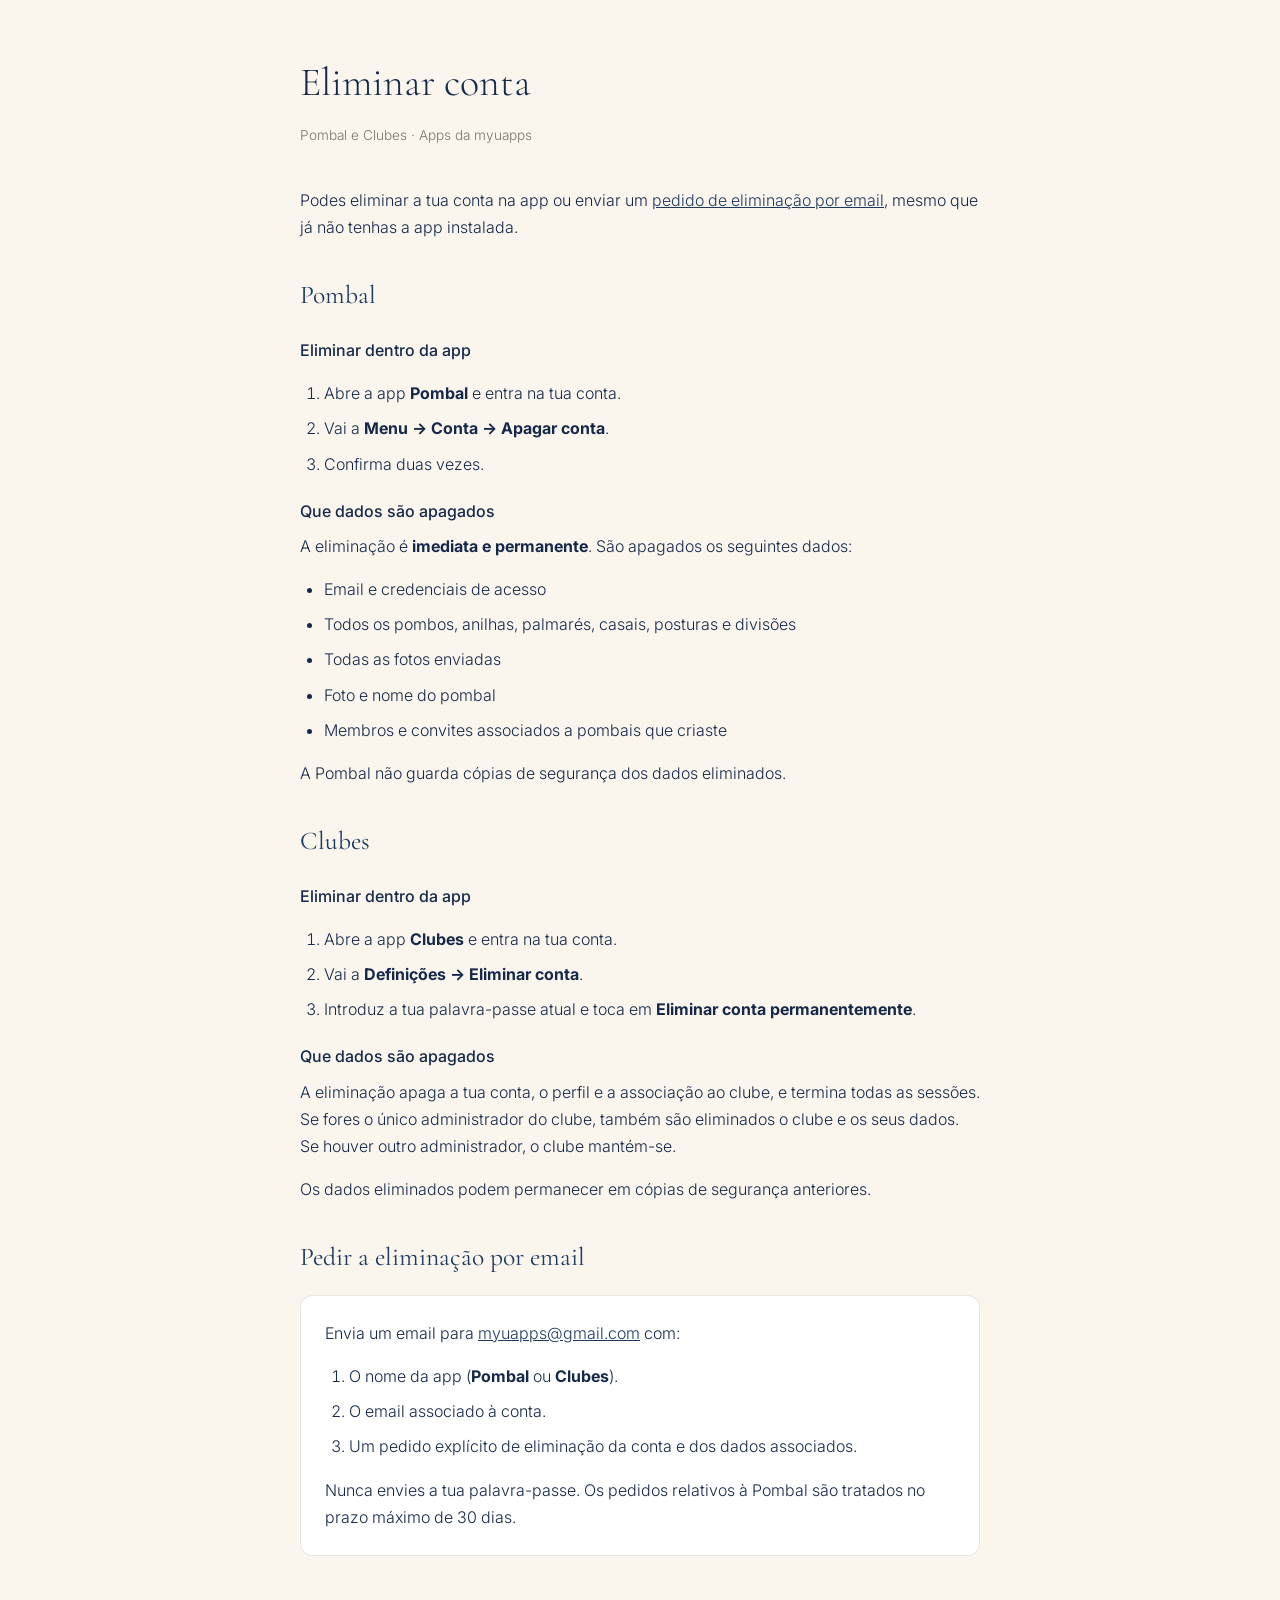
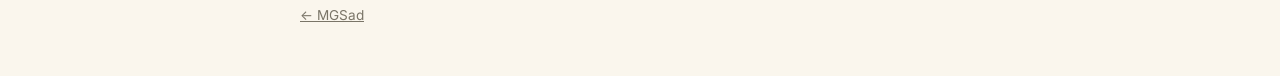
<file: eliminar-conta.html>
<!DOCTYPE html>
<html lang="pt-PT">
<head>
  <meta charset="UTF-8">
  <meta name="viewport" content="width=device-width, initial-scale=1.0">
  <title>Eliminar conta · Pombal e Clubes</title>
  <meta name="robots" content="noindex">
  <link href="https://fonts.googleapis.com/css2?family=Cormorant+Garamond:wght@300;400&family=Inter:wght@300;400;500&display=swap" rel="stylesheet">
  <style>
    *, *::before, *::after { margin: 0; padding: 0; box-sizing: border-box; }
    body { font-family: 'Inter', sans-serif; background: #faf6ed; color: #16294a; line-height: 1.7; padding: 3rem 1.5rem; }
    .wrap { max-width: 680px; margin: 0 auto; }
    h1 { font-family: 'Cormorant Garamond', serif; font-weight: 300; font-size: 2.5rem; margin-bottom: .5rem; }
    h2 { font-family: 'Cormorant Garamond', serif; font-weight: 400; font-size: 1.6rem; margin: 2rem 0 .8rem; color: #1e3a5f; }
    h3 { font-size: 1rem; font-weight: 500; margin: 1.25rem 0 .5rem; }
    p { margin-bottom: 1rem; font-weight: 300; }
    ol, ul { margin: 1rem 0 1rem 1.5rem; font-weight: 300; }
    li { margin-bottom: .5rem; }
    a { color: #1e3a5f; }
    .subtitle { color: #7a7568; font-size: .85rem; margin-bottom: 2.5rem; }
    .box { background: white; border-radius: 12px; padding: 1.5rem; margin: 1rem 0; border: 1px solid #e8e4de; }
    .box p:last-child { margin-bottom: 0; }
    .back { display: inline-block; margin-top: 2rem; font-size: .85rem; color: #7a7568; }
  </style>
</head>
<body>
  <main class="wrap">
    <h1>Eliminar conta</h1>
    <p class="subtitle">Pombal e Clubes · Apps da myuapps</p>

    <p>Podes eliminar a tua conta na app ou enviar um <a href="#pedido">pedido de eliminação por email</a>, mesmo que já não tenhas a app instalada.</p>

    <section id="pombal">
      <h2>Pombal</h2>
      <h3>Eliminar dentro da app</h3>
      <ol>
        <li>Abre a app <strong>Pombal</strong> e entra na tua conta.</li>
        <li>Vai a <strong>Menu → Conta → Apagar conta</strong>.</li>
        <li>Confirma duas vezes.</li>
      </ol>

      <h3>Que dados são apagados</h3>
      <p>A eliminação é <strong>imediata e permanente</strong>. São apagados os seguintes dados:</p>
      <ul>
        <li>Email e credenciais de acesso</li>
        <li>Todos os pombos, anilhas, palmarés, casais, posturas e divisões</li>
        <li>Todas as fotos enviadas</li>
        <li>Foto e nome do pombal</li>
        <li>Membros e convites associados a pombais que criaste</li>
      </ul>
      <p>A Pombal não guarda cópias de segurança dos dados eliminados.</p>
    </section>

    <section id="clubes">
      <h2>Clubes</h2>
      <h3>Eliminar dentro da app</h3>
      <ol>
        <li>Abre a app <strong>Clubes</strong> e entra na tua conta.</li>
        <li>Vai a <strong>Definições → Eliminar conta</strong>.</li>
        <li>Introduz a tua palavra-passe atual e toca em <strong>Eliminar conta permanentemente</strong>.</li>
      </ol>

      <h3>Que dados são apagados</h3>
      <p>A eliminação apaga a tua conta, o perfil e a associação ao clube, e termina todas as sessões. Se fores o único administrador do clube, também são eliminados o clube e os seus dados. Se houver outro administrador, o clube mantém-se.</p>
      <p>Os dados eliminados podem permanecer em cópias de segurança anteriores.</p>
    </section>

    <section id="pedido">
      <h2>Pedir a eliminação por email</h2>
      <div class="box">
        <p>Envia um email para <a href="mailto:myuapps@gmail.com?subject=Pedido%20de%20elimina%C3%A7%C3%A3o%20de%20conta">myuapps@gmail.com</a> com:</p>
        <ol>
          <li>O nome da app (<strong>Pombal</strong> ou <strong>Clubes</strong>).</li>
          <li>O email associado à conta.</li>
          <li>Um pedido explícito de eliminação da conta e dos dados associados.</li>
        </ol>
        <p>Nunca envies a tua palavra-passe. Os pedidos relativos à Pombal são tratados no prazo máximo de 30 dias.</p>
      </div>
    </section>

    <a href="/" class="back">← MGSad</a>
  </main>
</body>
</html>
</file>
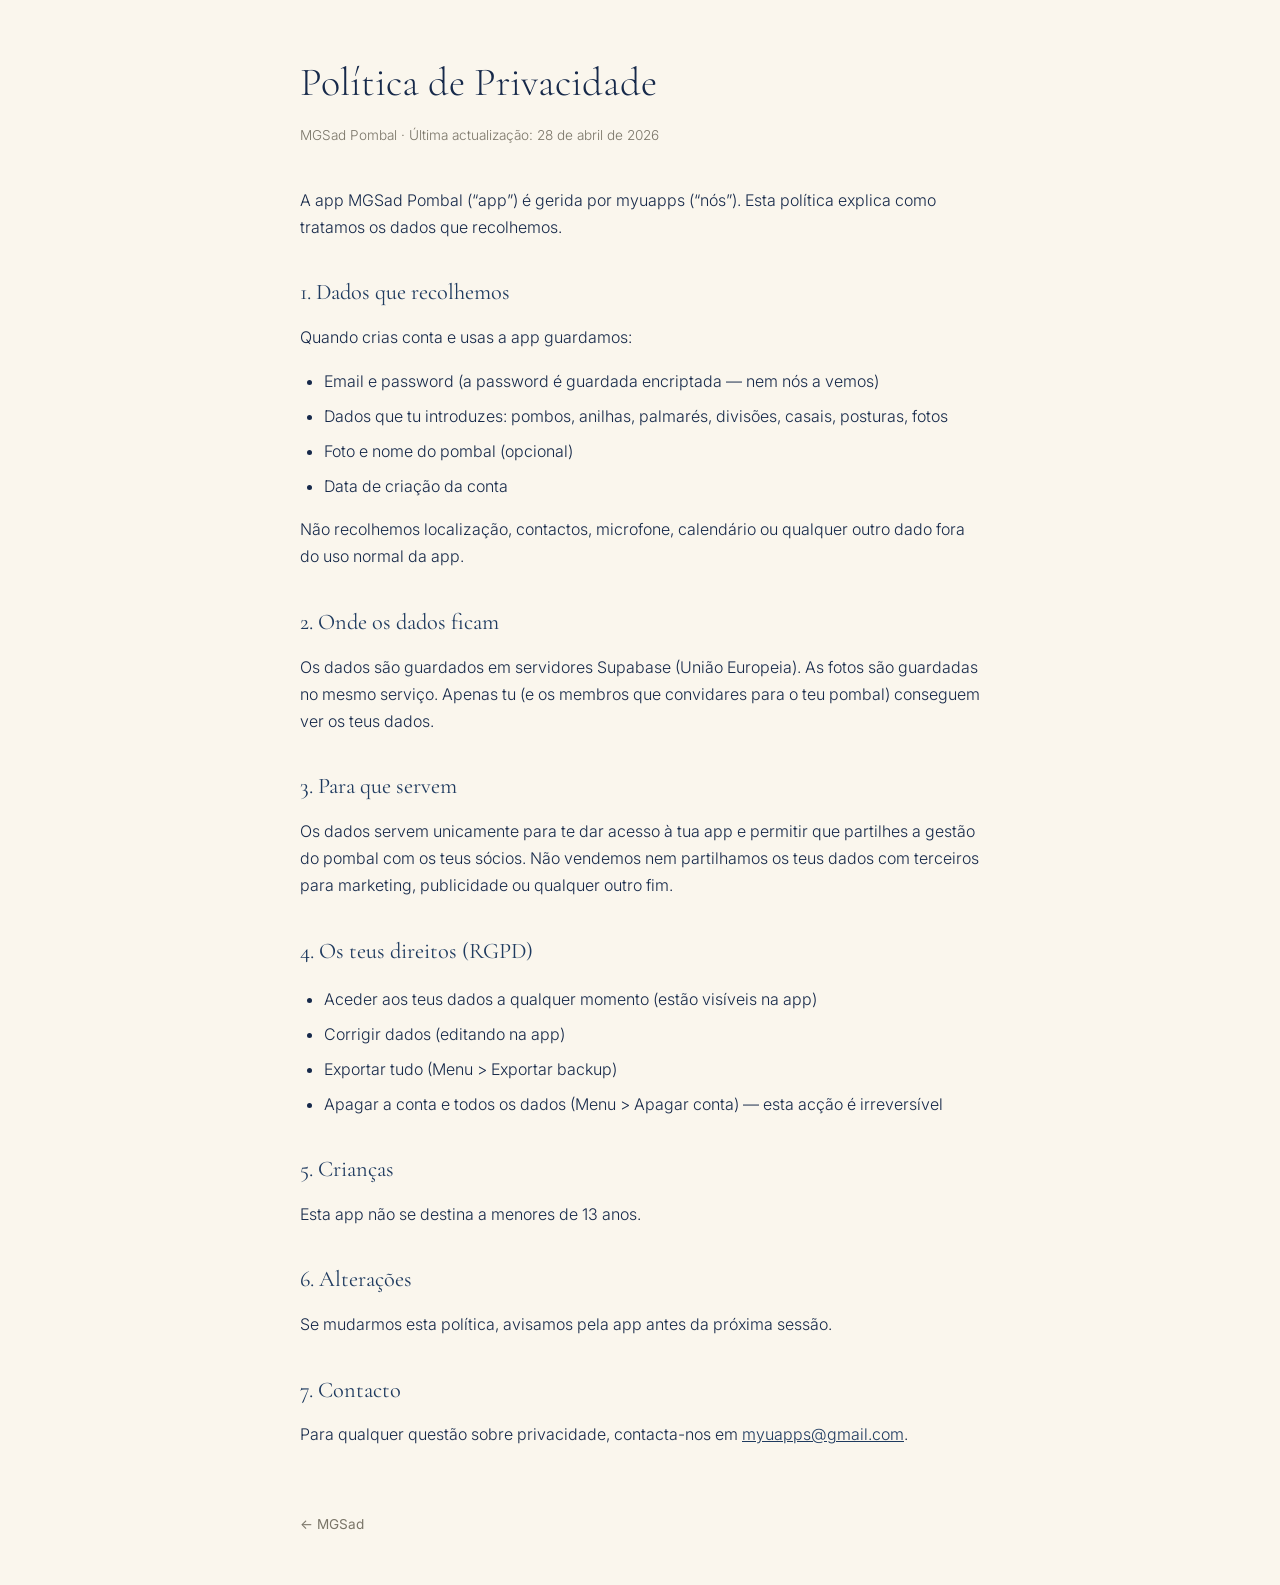
<file: privacidade.html>
<!DOCTYPE html>
<html lang="pt">
<head>
<meta charset="UTF-8">
<meta name="viewport" content="width=device-width, initial-scale=1.0">
<title>Política de Privacidade · MGSad Pombal</title>
<meta name="robots" content="noindex">
<link href="https://fonts.googleapis.com/css2?family=Cormorant+Garamond:wght@300;400&family=Inter:wght@300;400;500&display=swap" rel="stylesheet">
<style>
  *,*::before,*::after{margin:0;padding:0;box-sizing:border-box}
  body{font-family:'Inter',sans-serif;background:#faf6ed;color:#16294a;line-height:1.7;padding:3rem 1.5rem}
  .wrap{max-width:680px;margin:0 auto}
  h1{font-family:'Cormorant Garamond',serif;font-weight:300;font-size:2.5rem;margin-bottom:.5rem}
  .updated{color:#7a7568;font-size:.85rem;margin-bottom:2.5rem}
  h2{font-family:'Cormorant Garamond',serif;font-weight:400;font-size:1.4rem;margin:2rem 0 .8rem;color:#1e3a5f}
  p{margin-bottom:1rem;font-weight:300}
  ul{margin:1rem 0 1rem 1.5rem;font-weight:300}
  li{margin-bottom:.5rem}
  a{color:#1e3a5f}
  .back{display:inline-block;margin-top:3rem;font-size:.85rem;color:#7a7568;text-decoration:none}
</style>
</head>
<body>
<div class="wrap">
  <h1>Política de Privacidade</h1>
  <p class="updated">MGSad Pombal · Última actualização: 28 de abril de 2026</p>

  <p>A app MGSad Pombal (“app”) é gerida por myuapps (“nós”). Esta política explica como tratamos os dados que recolhemos.</p>

  <h2>1. Dados que recolhemos</h2>
  <p>Quando crias conta e usas a app guardamos:</p>
  <ul>
    <li>Email e password (a password é guardada encriptada — nem nós a vemos)</li>
    <li>Dados que tu introduzes: pombos, anilhas, palmarés, divisões, casais, posturas, fotos</li>
    <li>Foto e nome do pombal (opcional)</li>
    <li>Data de criação da conta</li>
  </ul>
  <p>Não recolhemos localização, contactos, microfone, calendário ou qualquer outro dado fora do uso normal da app.</p>

  <h2>2. Onde os dados ficam</h2>
  <p>Os dados são guardados em servidores Supabase (União Europeia). As fotos são guardadas no mesmo serviço. Apenas tu (e os membros que convidares para o teu pombal) conseguem ver os teus dados.</p>

  <h2>3. Para que servem</h2>
  <p>Os dados servem unicamente para te dar acesso à tua app e permitir que partilhes a gestão do pombal com os teus sócios. Não vendemos nem partilhamos os teus dados com terceiros para marketing, publicidade ou qualquer outro fim.</p>

  <h2>4. Os teus direitos (RGPD)</h2>
  <ul>
    <li>Aceder aos teus dados a qualquer momento (estão visíveis na app)</li>
    <li>Corrigir dados (editando na app)</li>
    <li>Exportar tudo (Menu &gt; Exportar backup)</li>
    <li>Apagar a conta e todos os dados (Menu &gt; Apagar conta) — esta acção é irreversível</li>
  </ul>

  <h2>5. Crianças</h2>
  <p>Esta app não se destina a menores de 13 anos.</p>

  <h2>6. Alterações</h2>
  <p>Se mudarmos esta política, avisamos pela app antes da próxima sessão.</p>

  <h2>7. Contacto</h2>
  <p>Para qualquer questão sobre privacidade, contacta-nos em <a href="mailto:myuapps@gmail.com">myuapps@gmail.com</a>.</p>

  <a href="/" class="back">← MGSad</a>
</div>
</body>
</html>
</file>
